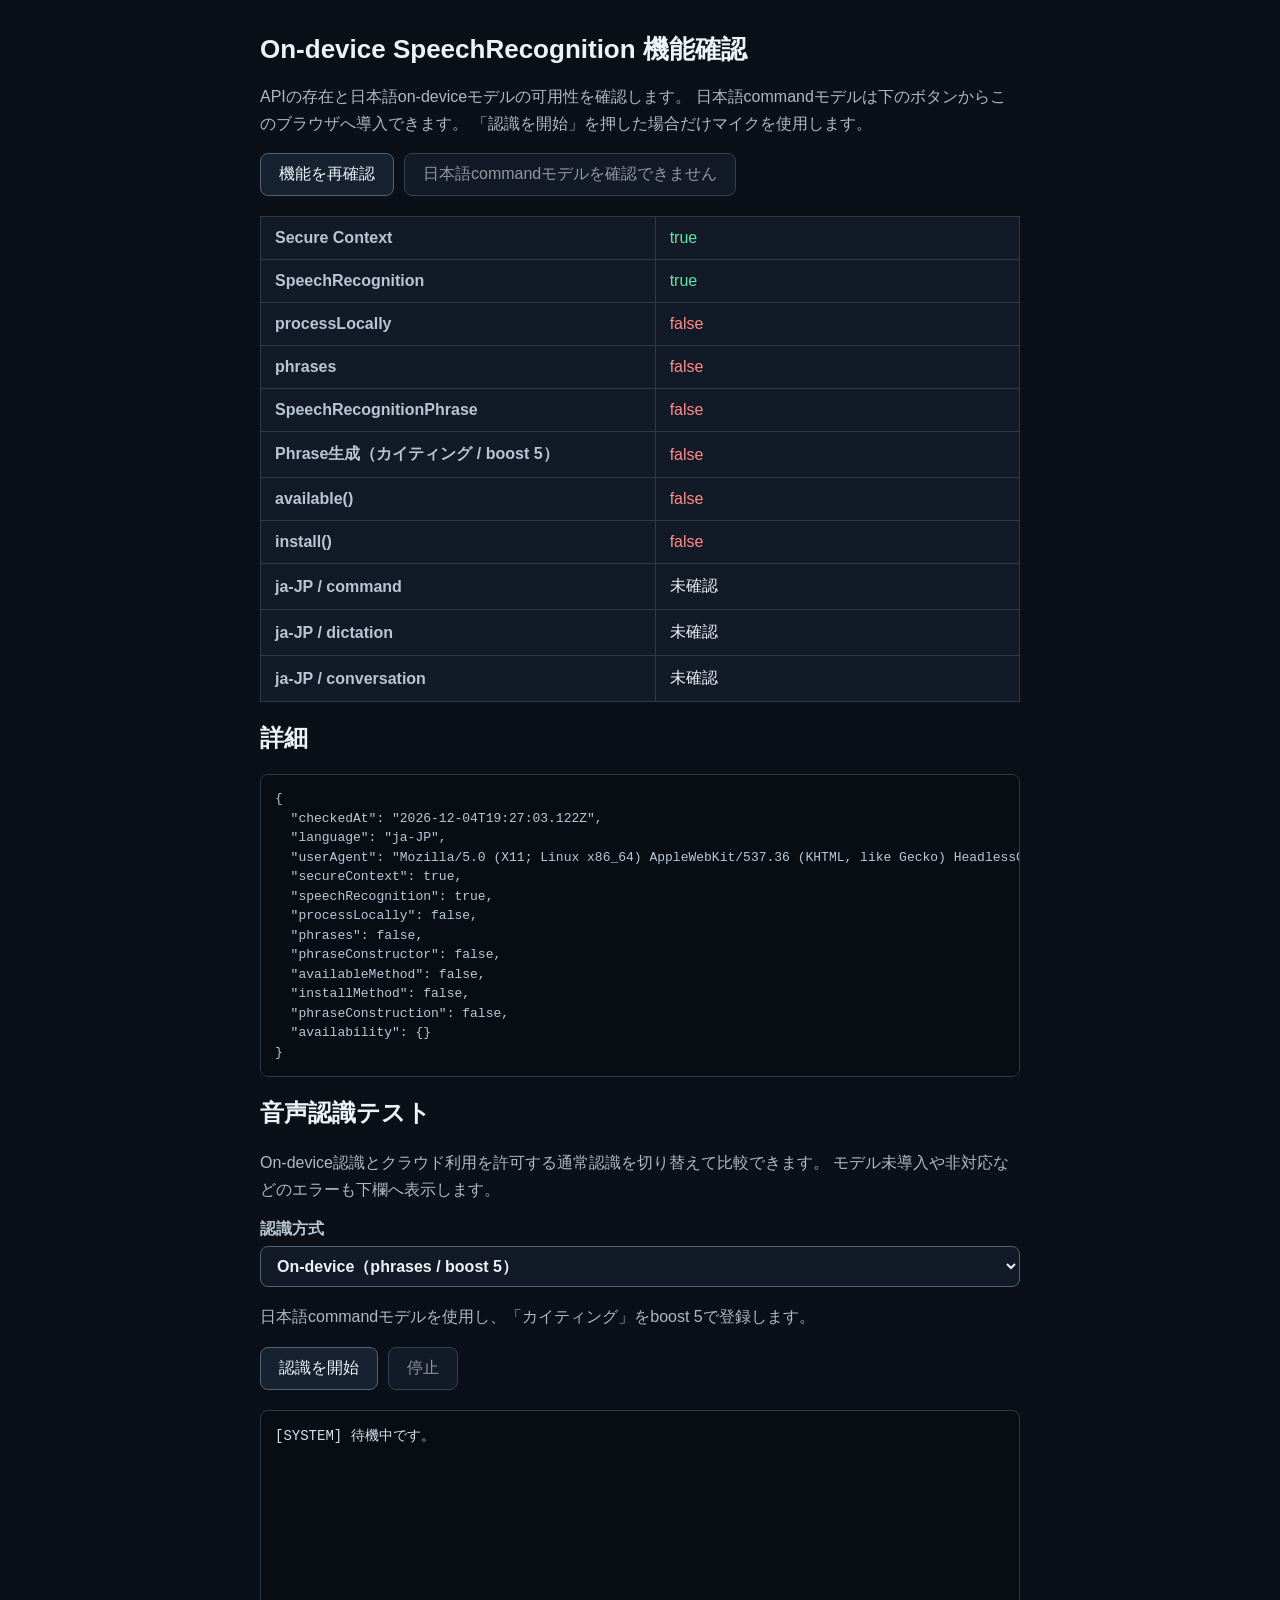
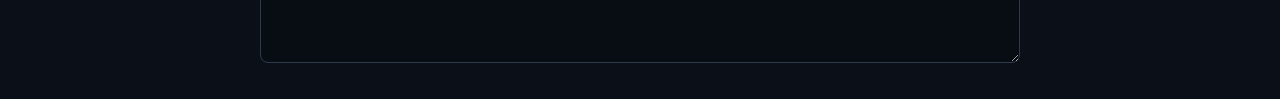
<file: on-device-capability-test.html>
<!doctype html>
<html lang="ja">
<head>
    <meta charset="utf-8">
    <meta name="viewport" content="width=device-width, initial-scale=1">
    <title>On-device SpeechRecognition 機能確認</title>
    <style>
        :root {
            color-scheme: dark;
            font-family: "Yu Gothic UI", Meiryo, sans-serif;
            background: #0b1018;
            color: #edf3f8;
        }

        * {
            box-sizing: border-box;
        }

        body {
            margin: 0;
            padding: 32px 20px;
        }

        main {
            width: min(760px, 100%);
            margin: 0 auto;
        }

        h1 {
            margin: 0 0 8px;
            font-size: 26px;
        }

        p {
            color: #aeb9c6;
            line-height: 1.7;
        }

        button {
            padding: 10px 18px;
            border: 1px solid #4f6478;
            border-radius: 8px;
            background: #172231;
            color: inherit;
            font: inherit;
            cursor: pointer;
        }

        button:disabled {
            cursor: wait;
            opacity: 0.6;
        }

        .button-row {
            display: flex;
            flex-wrap: wrap;
            gap: 10px;
            margin: 12px 0 20px;
        }

        table {
            width: 100%;
            border-collapse: collapse;
            background: #111a26;
        }

        th,
        td {
            padding: 12px 14px;
            border: 1px solid #2d3a49;
            text-align: left;
        }

        th {
            width: 52%;
            color: #b8c5d2;
            font-weight: 600;
        }

        .available,
        .downloadable,
        .supported {
            color: #61e6aa;
        }

        .downloading {
            color: #f1ca65;
        }

        .unavailable,
        .unsupported,
        .error {
            color: #ff8b8b;
        }

        pre {
            overflow: auto;
            min-height: 100px;
            padding: 14px;
            border: 1px solid #2d3a49;
            border-radius: 8px;
            background: #080d14;
            color: #b9c8d7;
            line-height: 1.5;
        }

        textarea {
            width: 100%;
            min-height: 180px;
            padding: 14px;
            resize: vertical;
            border: 1px solid #2d3a49;
            border-radius: 8px;
            background: #080d14;
            color: #d5e0eb;
            font: 14px/1.6 "BIZ UDGothic", "MS Gothic", monospace;
        }

        .recognition-mode-field {
            display: grid;
            gap: 6px;
            margin-top: 14px;
            color: #b8c5d2;
            font-weight: 600;
        }

        select {
            width: 100%;
            padding: 10px 12px;
            border: 1px solid #4f6478;
            border-radius: 8px;
            background: #111a26;
            color: #edf3f8;
            font: inherit;
        }
    </style>
</head>
<body>
    <main>
        <h1>On-device SpeechRecognition 機能確認</h1>
        <p>
            APIの存在と日本語on-deviceモデルの可用性を確認します。
            日本語commandモデルは下のボタンからこのブラウザへ導入できます。
            「認識を開始」を押した場合だけマイクを使用します。
        </p>
        <div class="button-row">
            <button id="run-test" type="button">機能を再確認</button>
            <button id="install-model" type="button" disabled>
                日本語commandモデルを確認中
            </button>
        </div>

        <table>
            <tbody id="results"></tbody>
        </table>

        <h2>詳細</h2>
        <pre id="details">確認中...</pre>

        <h2>音声認識テスト</h2>
        <p>
            On-device認識とクラウド利用を許可する通常認識を切り替えて比較できます。
            モデル未導入や非対応などのエラーも下欄へ表示します。
        </p>
        <label class="recognition-mode-field" for="recognition-mode">
            認識方式
            <select id="recognition-mode">
                <option value="on-device">On-device（phrases / boost 5）</option>
                <option value="cloud">クラウド認識（phrasesなし）</option>
            </select>
        </label>
        <p id="recognition-mode-note">
            日本語commandモデルを使用し、「カイティング」をboost 5で登録します。
        </p>
        <div class="button-row">
            <button id="start-recognition" type="button">認識を開始</button>
            <button id="stop-recognition" type="button" disabled>停止</button>
        </div>
        <textarea
            id="recognition-debug"
            rows="10"
            readonly
            spellcheck="false"
            aria-label="音声認識デバッグ"
        >[SYSTEM] 待機中です。</textarea>
    </main>

    <script>
        const TEST_LANGUAGE = 'ja-JP';
        const QUALITY_LEVELS = ['command', 'dictation', 'conversation'];
        const resultBody = document.getElementById('results');
        const details = document.getElementById('details');
        const runButton = document.getElementById('run-test');
        const installModelButton = document.getElementById('install-model');
        const startRecognitionButton = document.getElementById('start-recognition');
        const stopRecognitionButton = document.getElementById('stop-recognition');
        const recognitionModeSelect = document.getElementById('recognition-mode');
        const recognitionModeNote = document.getElementById('recognition-mode-note');
        const recognitionDebug = document.getElementById('recognition-debug');
        let activeRecognition = null;

        function addResult(label, value, state) {
            const row = document.createElement('tr');
            const heading = document.createElement('th');
            const result = document.createElement('td');
            heading.textContent = label;
            result.textContent = String(value);
            result.className = state || '';
            row.append(heading, result);
            resultBody.appendChild(row);
        }

        function supportState(value) {
            return value ? 'supported' : 'unsupported';
        }

        function updateInstallButton(status) {
            const states = {
                available: {
                    text: '日本語commandモデル導入済み',
                    disabled: true
                },
                downloadable: {
                    text: '日本語commandモデルをインストール',
                    disabled: false
                },
                downloading: {
                    text: '日本語commandモデルをダウンロード中',
                    disabled: true
                },
                unavailable: {
                    text: '日本語commandモデルは利用不可',
                    disabled: true
                }
            };
            const state = states[status] || {
                text: '日本語commandモデルを確認できません',
                disabled: true
            };
            installModelButton.textContent = state.text;
            installModelButton.disabled = state.disabled;
        }

        async function checkAvailability(SpeechRecognitionApi, quality) {
            try {
                return await SpeechRecognitionApi.available({
                    langs: [TEST_LANGUAGE],
                    processLocally: true,
                    quality: quality
                });
            } catch (error) {
                return 'ERROR ' + error.name + ': ' + error.message;
            }
        }

        async function runCapabilityTest() {
            runButton.disabled = true;
            resultBody.replaceChildren();
            details.textContent = '確認中...';

            const SpeechRecognitionApi = window.SpeechRecognition || window.webkitSpeechRecognition;
            const SpeechRecognitionPhraseApi =
                window.SpeechRecognitionPhrase || window.webkitSpeechRecognitionPhrase;
            const recognition = SpeechRecognitionApi ? new SpeechRecognitionApi() : null;
            const report = {
                checkedAt: new Date().toISOString(),
                language: TEST_LANGUAGE,
                userAgent: navigator.userAgent,
                secureContext: window.isSecureContext,
                speechRecognition: typeof SpeechRecognitionApi === 'function',
                processLocally: Boolean(recognition && 'processLocally' in recognition),
                phrases: Boolean(recognition && 'phrases' in recognition),
                phraseConstructor: typeof SpeechRecognitionPhraseApi === 'function',
                availableMethod: Boolean(
                    SpeechRecognitionApi && typeof SpeechRecognitionApi.available === 'function'
                ),
                installMethod: Boolean(
                    SpeechRecognitionApi && typeof SpeechRecognitionApi.install === 'function'
                ),
                phraseConstruction: false,
                availability: {}
            };

            if (report.phraseConstructor) {
                try {
                    const phrase = new SpeechRecognitionPhraseApi('カイティング', 5);
                    report.phraseConstruction = phrase.phrase === 'カイティング' && phrase.boost === 5;
                } catch (error) {
                    report.phraseConstructionError = error.name + ': ' + error.message;
                }
            }

            if (report.availableMethod) {
                for (const quality of QUALITY_LEVELS) {
                    report.availability[quality] = await checkAvailability(
                        SpeechRecognitionApi,
                        quality
                    );
                }
            }

            addResult('Secure Context', report.secureContext, supportState(report.secureContext));
            addResult(
                'SpeechRecognition',
                report.speechRecognition,
                supportState(report.speechRecognition)
            );
            addResult('processLocally', report.processLocally, supportState(report.processLocally));
            addResult('phrases', report.phrases, supportState(report.phrases));
            addResult(
                'SpeechRecognitionPhrase',
                report.phraseConstructor,
                supportState(report.phraseConstructor)
            );
            addResult(
                'Phrase生成（カイティング / boost 5）',
                report.phraseConstruction,
                supportState(report.phraseConstruction)
            );
            addResult('available()', report.availableMethod, supportState(report.availableMethod));
            addResult('install()', report.installMethod, supportState(report.installMethod));

            for (const quality of QUALITY_LEVELS) {
                const value = report.availability[quality] || '未確認';
                const state = String(value).startsWith('ERROR') ? 'error' : value;
                addResult(TEST_LANGUAGE + ' / ' + quality, value, state);
            }

            details.textContent = JSON.stringify(report, null, 2);
            updateInstallButton(report.availability.command);
            runButton.disabled = false;
            window.capabilityTestReport = report;
        }

        async function installCommandModel() {
            const SpeechRecognitionApi = window.SpeechRecognition || window.webkitSpeechRecognition;
            if (!SpeechRecognitionApi || typeof SpeechRecognitionApi.install !== 'function') {
                appendRecognitionDebug('[ERROR] install() APIがありません。');
                return;
            }

            installModelButton.disabled = true;
            installModelButton.textContent = '日本語commandモデルをダウンロード中';
            appendRecognitionDebug('[SYSTEM] 日本語commandモデルのインストールを開始します。');

            try {
                const installed = await SpeechRecognitionApi.install({
                    langs: [TEST_LANGUAGE],
                    processLocally: true,
                    quality: 'command'
                });

                if (!installed) {
                    appendRecognitionDebug('[ERROR] 日本語commandモデルを導入できませんでした。');
                    await runCapabilityTest();
                    return;
                }

                appendRecognitionDebug('[SYSTEM] 日本語commandモデルを導入しました。');
                await runCapabilityTest();
            } catch (error) {
                appendRecognitionDebug(
                    '[ERROR] モデル導入失敗: ' + error.name + ': ' + error.message
                );
                await runCapabilityTest();
            }
        }

        function appendRecognitionDebug(message) {
            const timestamp = new Date().toLocaleTimeString('ja-JP', { hour12: false });
            const prefix = recognitionDebug.value ? '\n' : '';
            recognitionDebug.value += prefix + timestamp + ' ' + message;
            recognitionDebug.scrollTop = recognitionDebug.scrollHeight;
        }

        function setRecognitionButtonState(running) {
            startRecognitionButton.disabled = running;
            stopRecognitionButton.disabled = !running;
            recognitionModeSelect.disabled = running;
        }

        function updateRecognitionModeNote() {
            const onDevice = recognitionModeSelect.value === 'on-device';
            recognitionModeNote.textContent = onDevice
                ? '日本語commandモデルを使用し、「カイティング」をboost 5で登録します。'
                : 'processLocally=falseで開始します。処理先はブラウザが選択します。';
        }

        function createTestRecognition(mode) {
            const SpeechRecognitionApi = window.SpeechRecognition || window.webkitSpeechRecognition;
            const SpeechRecognitionPhraseApi =
                window.SpeechRecognitionPhrase || window.webkitSpeechRecognitionPhrase;

            if (!SpeechRecognitionApi) {
                appendRecognitionDebug('[ERROR] SpeechRecognition APIがありません。');
                return null;
            }

            const recognition = new SpeechRecognitionApi();
            const onDevice = mode === 'on-device';
            recognition.lang = TEST_LANGUAGE;
            recognition.processLocally = onDevice;
            recognition.continuous = true;
            recognition.interimResults = true;
            recognition.maxAlternatives = 3;

            recognition.onstart = () => {
                appendRecognitionDebug(
                    '[SYSTEM] ' + (onDevice ? 'on-device' : 'クラウド') +
                    '音声認識を開始しました。'
                );
                setRecognitionButtonState(true);
            };
            recognition.onresult = event => {
                for (let index = event.resultIndex; index < event.results.length; index++) {
                    const result = event.results[index];
                    const phase = result.isFinal ? 'FINAL' : 'INTERIM';
                    const candidates = [];

                    for (let candidateIndex = 0; candidateIndex < result.length; candidateIndex++) {
                        const candidate = result[candidateIndex];
                        const transcript = candidate && candidate.transcript
                            ? candidate.transcript
                            : '（空）';
                        const confidence = candidate && Number.isFinite(candidate.confidence)
                            ? candidate.confidence.toFixed(3)
                            : '—';
                        candidates.push(
                            '  ' + (candidateIndex + 1) + '. ' + transcript +
                            ' / confidence: ' + confidence
                        );
                    }

                    appendRecognitionDebug(
                        '[' + phase + '] 候補 ' + candidates.length + '件\n' +
                        (candidates.join('\n') || '  （候補なし）')
                    );
                }
            };
            recognition.onerror = event => {
                const error = event && event.error ? event.error : 'unknown';
                const message = event && event.message ? ' / ' + event.message : '';
                appendRecognitionDebug('[ERROR] ' + error + message);
                if (
                    onDevice &&
                    error === 'language-not-supported' &&
                    window.capabilityTestReport &&
                    window.capabilityTestReport.availability.command === 'downloadable'
                ) {
                    appendRecognitionDebug(
                        '[SYSTEM] 日本語commandモデルは導入可能ですが、まだインストールされていません。'
                    );
                }
                if (activeRecognition === recognition) {
                    setRecognitionButtonState(false);
                    activeRecognition = null;
                }
            };
            recognition.onend = () => {
                appendRecognitionDebug('[SYSTEM] 音声認識を終了しました。');
                if (activeRecognition === recognition) {
                    setRecognitionButtonState(false);
                    activeRecognition = null;
                }
            };

            if (
                onDevice &&
                SpeechRecognitionPhraseApi &&
                recognition.phrases &&
                typeof recognition.phrases.push === 'function'
            ) {
                try {
                    recognition.phrases.push(
                        new SpeechRecognitionPhraseApi('カイティング', 5)
                    );
                    appendRecognitionDebug('[SYSTEM] phrases: カイティング / boost 5');
                } catch (error) {
                    appendRecognitionDebug(
                        '[ERROR] phrases登録失敗: ' + error.name + ': ' + error.message
                    );
                }
            } else if (onDevice) {
                appendRecognitionDebug('[ERROR] phrases APIがありません。');
            } else {
                appendRecognitionDebug('[SYSTEM] クラウド認識ではphrasesを登録しません。');
            }

            return recognition;
        }

        function startRecognition() {
            if (activeRecognition) return;
            recognitionDebug.value = '';

            const mode = recognitionModeSelect.value;
            const commandStatus = window.capabilityTestReport &&
                window.capabilityTestReport.availability.command;
            if (mode === 'on-device' && commandStatus !== 'available') {
                appendRecognitionDebug(
                    '[ERROR] 日本語commandモデルが未導入です。先にインストールしてください。'
                );
                return;
            }

            appendRecognitionDebug(
                '[SYSTEM] ja-JP / processLocally=' + (mode === 'on-device') +
                ' / maxAlternatives=3 で開始を要求します。'
            );
            activeRecognition = createTestRecognition(mode);
            if (!activeRecognition) return;

            setRecognitionButtonState(true);
            try {
                activeRecognition.start();
            } catch (error) {
                appendRecognitionDebug('[ERROR] 開始失敗: ' + error.name + ': ' + error.message);
                setRecognitionButtonState(false);
                activeRecognition = null;
            }
        }

        function stopRecognition() {
            if (!activeRecognition) return;
            appendRecognitionDebug('[SYSTEM] 停止を要求しました。');
            activeRecognition.stop();
        }

        runButton.addEventListener('click', runCapabilityTest);
        installModelButton.addEventListener('click', installCommandModel);
        recognitionModeSelect.addEventListener('change', updateRecognitionModeNote);
        startRecognitionButton.addEventListener('click', startRecognition);
        stopRecognitionButton.addEventListener('click', stopRecognition);
        updateRecognitionModeNote();
        runCapabilityTest();
    </script>
</body>
</html>
</file>
